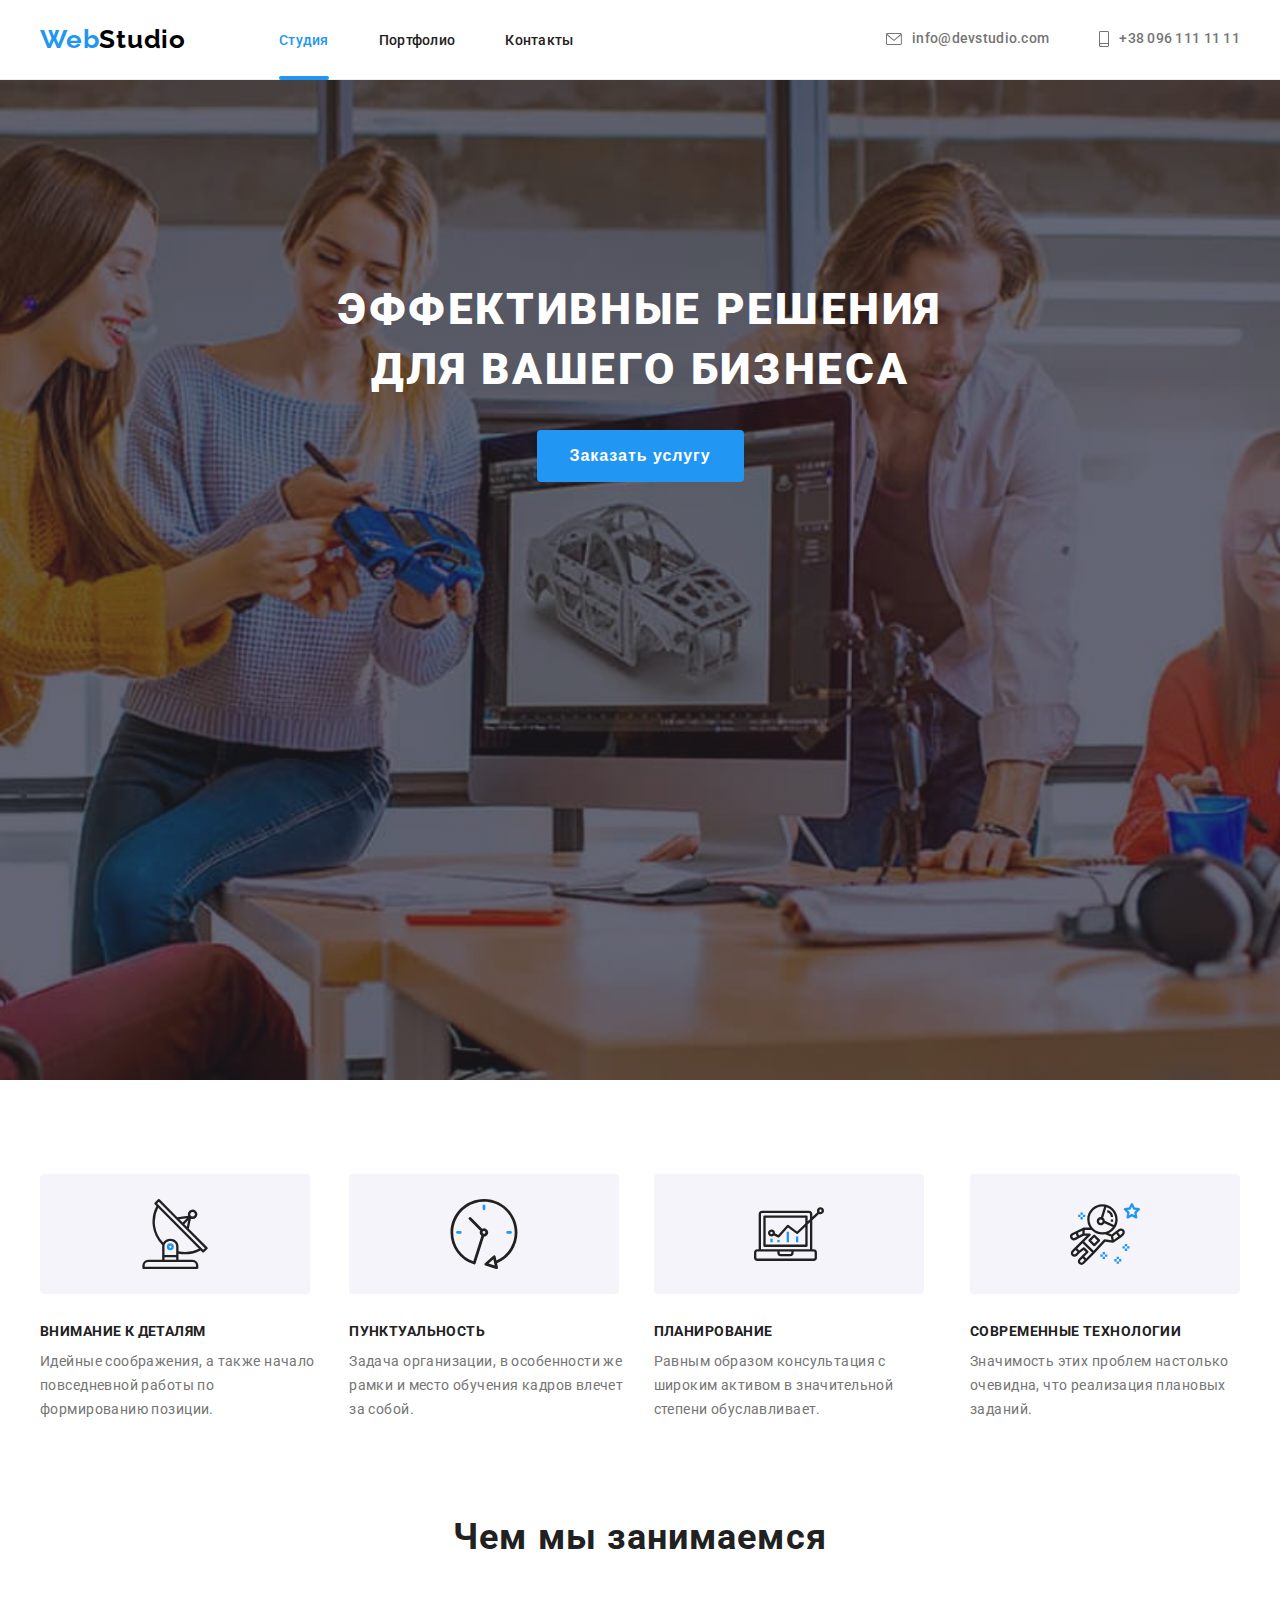
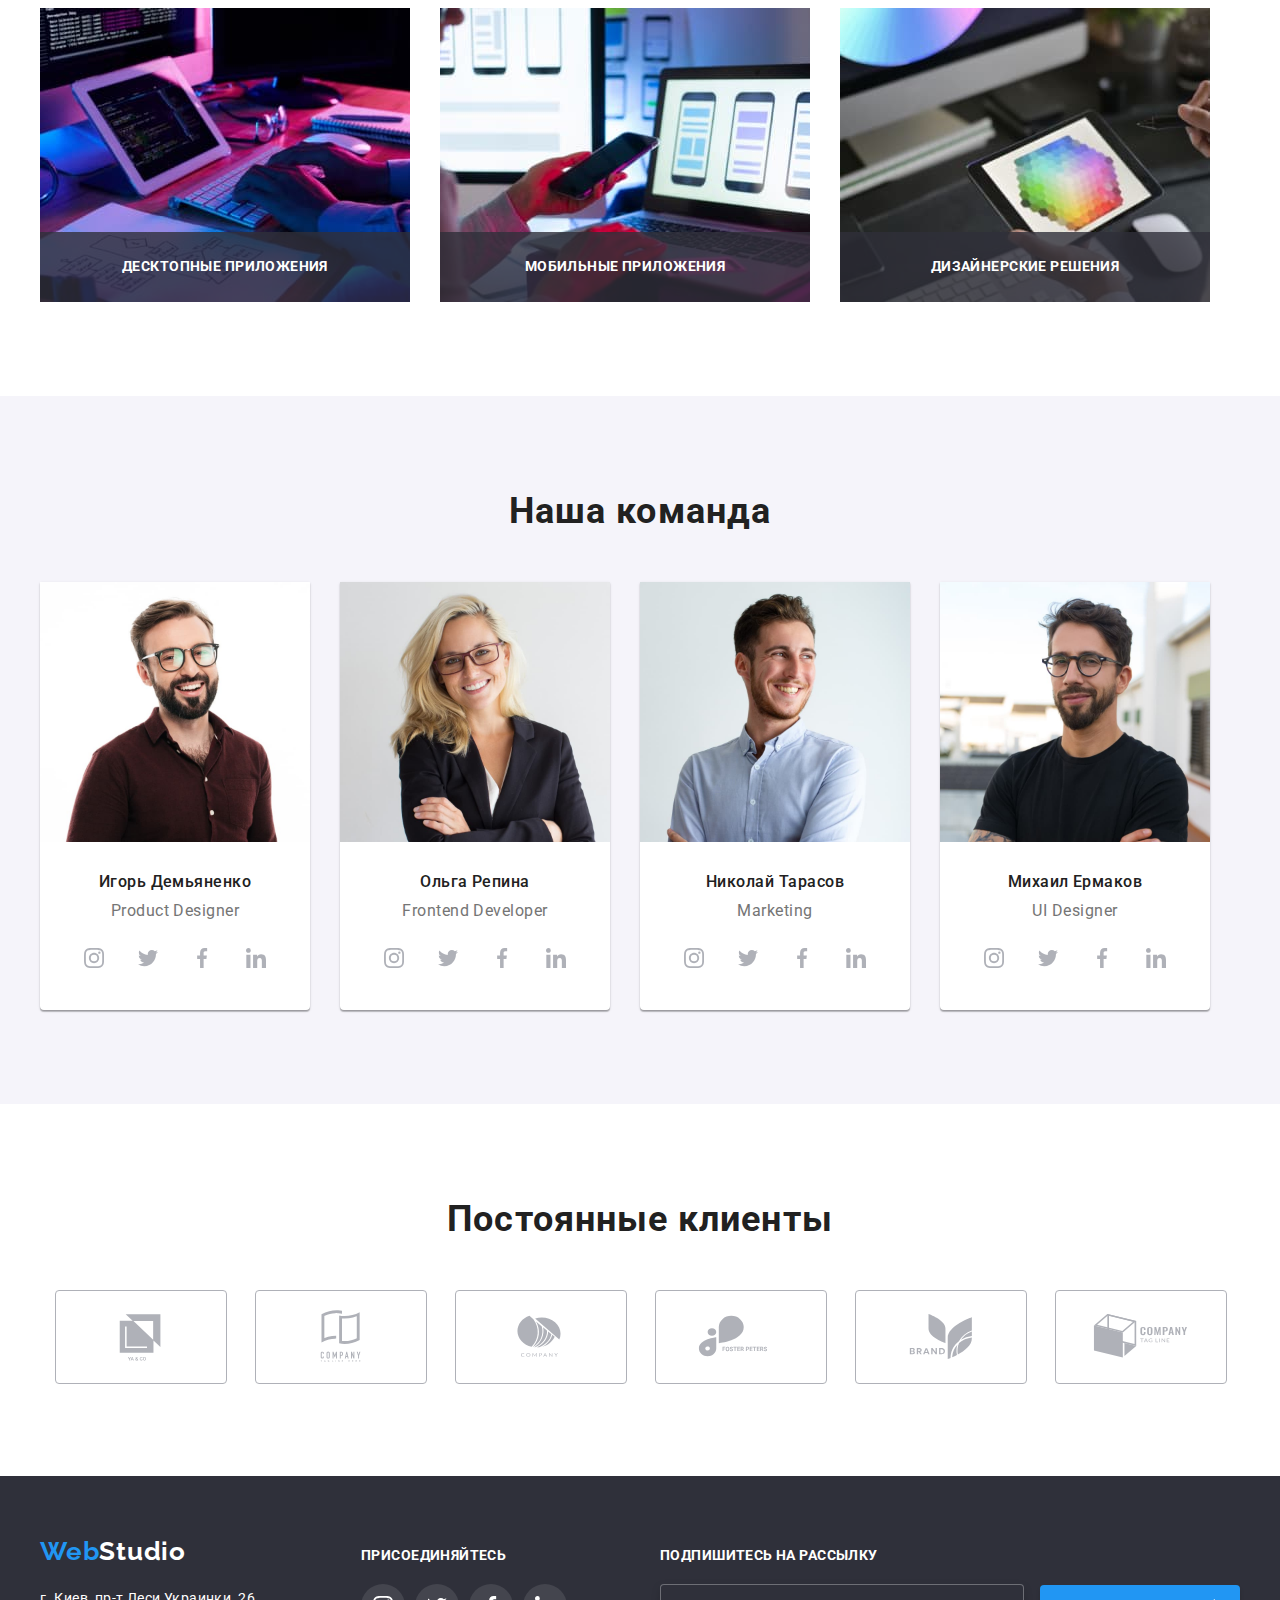
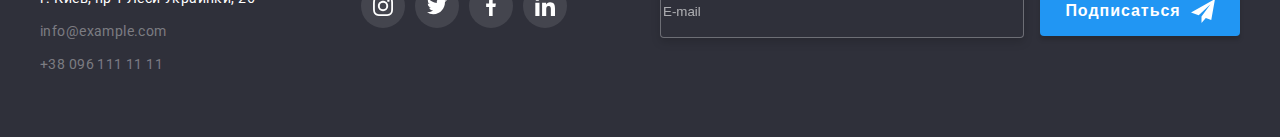
<file: index.html>
<!DOCTYPE html>
<html lang="ru">
<head>
  <meta charset="UTF-8">
  <meta http-equiv="X-UA-Compatible" content="IE=edge">
  <meta name="viewport" content="width=device-width, initial-scale=1.0">
  <title>Студия</title>
  <link rel="preconnect" href="https://fonts.googleapis.com">
  <link rel="preconnect" href="https://fonts.gstatic.com" crossorigin>
  <link href="https://fonts.googleapis.com/css2?family=Raleway:wght@700&family=Roboto:wght@400;500;700;900&display=swap"
    rel="stylesheet">
  <link rel="stylesheet" href="https://cdnjs.cloudflare.com/ajax/libs/modern-normalize/1.1.0/modern-normalize.min.css"
      integrity="sha512-wpPYUAdjBVSE4KJnH1VR1HeZfpl1ub8YT/NKx4PuQ5NmX2tKuGu6U/JRp5y+Y8XG2tV+wKQpNHVUX03MfMFn9Q=="
      crossorigin="anonymous" referrerpolicy="no-referrer" />
  <link rel="stylesheet" href="./css/styles.css">
</head>
<body>
  <!-- Header -->
<header class="page-header">
  <div class="container header-container">
    <nav class="header-navigation">
      <a class="logo link" href="./index.html" lang="en"> Web<span class="black">Studio</span> </a>
      <ul class="menu list">
        <li class="menu-item">
          <a class="menu-link link current" href="./index.html">Студия</a>
        </li>
        <li class="menu-item">
          <a class="menu-link link" href="./portfolio.html">Портфолио</a>
        </li>
        <li class="menu-item">
          <a class="menu-link link" href="#contacts">Контакты</a>
        </li>
      </ul>
    </nav>
    <ul class="contact-header list">
      <li class="contact-header-item">
        <a class="page-header-mail link" href="mailto:info@devstudio.com"> <svg class="icon-adress" width="16px"
            height="12px">
            <use class="icon-adress-item" href="./images/sprite-opt.svg#icon-mail"></use>
          </svg> info@devstudio.com</a>
      </li>
      <li class="contact-header-item">
        <a class="page-header-pohne link" href="tel:+380961111111"> <svg class="icon-adress" width="10px" height="16px">
            <use class="icon-adress-item" href="./images/sprite-opt.svg#icon-smartphone"></use>
          </svg> +38 096 111 11 11</a>
      </li>
    </ul>
  </div>
  
</header>
<main>
  <!-- hero -->
<section class="hero section">
  <div class="container">
    <h1 class="main-title">
    Эффективные решения для вашего бизнеса
    </h1>
  <button class="modal-btn" type="button" data-modal-open>Заказать услугу</button>
</div>
</section>
<!-- преимущества -->
<section class="benefits section">
  <div class="container">
    <h2 class="visually-hidden">Преимущества</h2>
      <ul class="benefit-list list">        
        <li class="benefit-list-item">
          <div class="icon-benefit">
            <svg class="icon-benefit-item" width="70px" height="70px">
              <use href="./images/sprite-opt.svg#icon-antenna-1"> </use>
            </svg>
          </div>
          <h3 class="benefit-title">ВНИМАНИЕ К ДЕТАЛЯМ</h3>
          <p class="benefit-description">Идейные соображения, а также начало повседневной работы по формированию позиции.</p>
        </li>
        <li class="benefit-list-item">
          <div class="icon-benefit">
            <svg class="icon-benefit-item" width="70px" height="70px">
              <use href="./images/sprite-opt.svg#icon-clock-1"> </use>
            </svg>
          </div>
          <h3 class="benefit-title">ПУНКТУАЛЬНОСТЬ</h3>
          <p class="benefit-description">Задача организации, в особенности же рамки и место обучения кадров влечет за собой.</p>
       </li>
       <li class="benefit-list-item">
        <div class="icon-benefit">
          <svg class="icon-benefit-item" width="70px" height="70px">
            <use href="./images/sprite-opt.svg#icon-diagram-1"> </use>
          </svg>
        </div>
         <h3 class="benefit-title">ПЛАНИРОВАНИЕ</h3>
         <p class="benefit-description">Равным образом консультация с широким активом в значительной степени обуславливает.</p>
       </li>
       <li class="benefit-list-item">
        <div class="icon-benefit">
          <svg class="icon-benefit-item" width="70px" height="70px">
            <use href="./images/sprite-opt.svg#icon-astronaut-1"> </use>
          </svg>
        </div>
         <h3 class="benefit-title">СОВРЕМЕННЫЕ ТЕХНОЛОГИИ</h3>
         <p class="benefit-description">Значимость этих проблем настолько очевидна, что реализация плановых заданий.</p>
       </li>
     </ul>
  </div>  
 </section>
<!-- чем мы занимаемся -->
<section class="section our-works">
  <div class="container">
    <h2 class="title">Чем мы занимаемся</h2>
    <ul class="works list">
      <li class="our-works-card">
        <div class="our-works-overlay">
          <p>десктопные приложения</p>
        </div>
        <img class="our-works-cards-images" src="./images/algoritm.jpg" alt="десктопные приложения" width="370" height="294">
      </li>
      <li class="our-works-card">
        <div class="our-works-overlay">
          <p>мобильные приложения</p>
        </div>
        <img class="our-works-cards-images" src="./images/mobile-app.jpg" alt="мобильные приложения" width="370" height="294">
      </li>
      <li class="our-works-card">
        <div class="our-works-overlay">
          <p>дизайнерские решения</p>
        </div>
        <img class="our-works-cards-images" src="./images/design.jpg" alt="дизайнерские решения" width="370" height="294">
      </li>
    </ul>
  </div>
</section>
<!-- наша команда -->
<section class="section our-team">
  <div class="container">
    <h2 class="title">Наша команда</h2>
    <ul class="cards list">
      <li class="our-team-card">
        <img class="our-team-card-image" src="./images/our-team/product-designer.jpg" alt="Игорь Демьяненко" width="270" height="260">
        <div class="our-team-content">
          <h3 class="our-team-title">Игорь Демьяненко</h3>
        <p class="our-team-description" lang="en">Product Designer</p>
        
          <ul class="social-list list">
            <li class="social-list-item">
              <a href="" class="social-list-item-link social-list-item-link-instagram">
                <svg class="social-list-icon" width="20" height="20">
                  <use href="./images/sprite-opt.svg#icon-instagram"></use>
                </svg>
              </a>
            </li>
            <li class="social-list-item">
              <a href="" class="social-list-item-link social-list-item-link-twitter">
                <svg class="social-list-icon" width="20" height="20">
                  <use href="./images/sprite-opt.svg#icon-twitter"></use>
                </svg>
              </a>
            </li>
            <li class="social-list-item">
              <a href="" class="social-list-item-link social-list-item-link-facebook">
                <svg class="social-list-icon" width="20" height="20">
                  <use href="./images/sprite-opt.svg#icon-facebook"></use>
                </svg>
              </a>
            </li>
            <li class="social-list-item">
              <a href="" class="social-list-item-link social-list-item-link-linkedin">
                <svg class="social-list-icon" width="20" height="20">
                  <use href="./images/sprite-opt.svg#icon-linkedin"></use>
                </svg>
              </a>
            </li>
          </ul>
        </div>
        
      </li>
      <li class="our-team-card">
        <img class="our-team-card-image" src="./images/our-team/frontend-developer.jpg" alt="Ольга Репина" width="270" height="260">
        <div class="our-team-content">
          <h3 class="our-team-title">Ольга Репина</h3>
        <p class="our-team-description" lang="en">Frontend Developer</p>
        
          <ul class="social-list list">
            <li class="social-list-item">
              <a href="" class="social-list-item-link social-list-item-link-instagram">
                <svg class="social-list-icon" width="20" height="20">
                  <use href="./images/sprite-opt.svg#icon-instagram"></use>
                </svg>
              </a>
            </li>
            <li class="social-list-item">
              <a href="" class="social-list-item-link social-list-item-link-twitter">
                <svg class="social-list-icon" width="20" height="20">
                  <use href="./images/sprite-opt.svg#icon-twitter"></use>
                </svg>
              </a>
            </li>
            <li class="social-list-item">
              <a href="" class="social-list-item-link social-list-item-link-facebook">
                <svg class="social-list-icon" width="20" height="20">
                  <use href="./images/sprite-opt.svg#icon-facebook"></use>
                </svg>
              </a>
            </li>
            <li class="social-list-item">
              <a href="" class="social-list-item-link social-list-item-link-linkedin">
                <svg class="social-list-icon" width="20" height="20">
                  <use href="./images/sprite-opt.svg#icon-linkedin"></use>
                </svg>
              </a>
            </li>
          </ul>
        </div>
        
      </li>
      <li class="our-team-card">
        <img class="our-team-card-image" src="./images/our-team/marketing.jpg" alt="Николай Тарасов" width="270" height="260">
        <div class="our-team-content">
          <h3 class="our-team-title">Николай Тарасов</h3>
        <p class="our-team-description" lang="en">Marketing</p>
        
          <ul class="social-list list">
            <li class="social-list-item">
              <a href="" class="social-list-item-link social-list-item-link-instagram">
                <svg class="social-list-icon" width="20" height="20">
                  <use href="./images/sprite-opt.svg#icon-instagram"></use>
                </svg>
              </a>
            </li>
            <li class="social-list-item">
              <a href="" class="social-list-item-link social-list-item-link-twitter">
                <svg class="social-list-icon" width="20" height="20">
                  <use href="./images/sprite-opt.svg#icon-twitter"></use>
                </svg>
              </a>
            </li>
            <li class="social-list-item">
              <a href="" class="social-list-item-link social-list-item-link-facebook">
                <svg class="social-list-icon" width="20" height="20">
                  <use href="./images/sprite-opt.svg#icon-facebook"></use>
                </svg>
              </a>
            </li>
            <li class="social-list-item">
              <a href="" class="social-list-item-link social-list-item-link-linkedin">
                <svg class="social-list-icon" width="20" height="20">
                  <use href="./images/sprite-opt.svg#icon-linkedin"></use>
                </svg>
              </a>
            </li>
          </ul>
        </div>
        
      </li>
      <li class="our-team-card">
        <img class="our-team-card-image" src="./images/our-team/ui-designer.jpg" alt="Михаил Ермаков" width="270" height="260">
        <div class="our-team-content">
          <h3 class="our-team-title">Михаил Ермаков</h3>
        <p class="our-team-description" lang="en">UI Designer</p>
        
          <ul class="social-list list">
            <li class="social-list-item">
              <a href="" class="social-list-item-link social-list-item-link-instagram">
                <svg class="social-list-icon" width="20" height="20">
                  <use href="./images/sprite-opt.svg#icon-instagram"></use>
                </svg>
              </a>
            </li>
            <li class="social-list-item">
              <a href="" class="social-list-item-link social-list-item-link-twitter">
                <svg class="social-list-icon" width="20" height="20">
                  <use href="./images/sprite-opt.svg#icon-twitter"></use>
                </svg>
              </a>
            </li>
            <li class="social-list-item">
              <a href="" class="social-list-item-link social-list-item-link-facebook">
                <svg class="social-list-icon" width="20" height="20">
                  <use href="./images/sprite-opt.svg#icon-facebook"></use>
                </svg>
              </a>
            </li>
            <li class="social-list-item">
              <a href="" class="social-list-item-link social-list-item-link-linkedin">
                <svg class="social-list-icon" width="20" height="20">
                  <use href="./images/sprite-opt.svg#icon-linkedin"></use>
                </svg>
              </a>
            </li>
          </ul>
        </div>        
      </li>
    </ul>
  </div>
  </section>
  <section class="section regular-customers">
    <div class="container">
      <h2 class="title">Постоянные клиенты</h2>
      <ul class="castomers-list list">
        <li class="castomers-list-item">
          <a href="" class="castomers-list-item-link">
            <svg class="castomers-list-icon" width="106" height="60">
              <use href="./images/sprite-opt.svg#icon-logo-1"></use>
            </svg>
          </a>
        </li>
        <li class="castomers-list-item">
          <a href="" class="castomers-list-item-link">
            <svg class="castomers-list-icon" width="106" height="60">
              <use href="./images/sprite-opt.svg#icon-logo-2"></use>
            </svg>
          </a>
        </li>
        <li class="castomers-list-item">
          <a href="" class="castomers-list-item-link">
            <svg class="castomers-list-icon" width="106" height="60">
              <use href="./images/sprite-opt.svg#icon-logo-3"></use>
            </svg>
          </a>
        </li>
        <li class="castomers-list-item">
          <a href="" class="castomers-list-item-link">
            <svg class="castomers-list-icon" width="106" height="60">
              <use href="./images/sprite-opt.svg#icon-logo-4"></use>
            </svg>
          </a>
        </li>
        <li class="castomers-list-item">
          <a href="" class="castomers-list-item-link">
            <svg class="castomers-list-icon" width="106" height="60">
              <use href="./images/sprite-opt.svg#icon-logo-5"></use>
            </svg>
          </a>
        </li>
        <li class="castomers-list-item">
          <a href="" class="castomers-list-item-link">
            <svg class="castomers-list-icon" width="106" height="60">
              <use href="./images/sprite-opt.svg#icon-logo-6"></use>
            </svg>
          </a>
        </li>
      </ul>
    </div>
  </section>
 </main> 
<footer class="page-footer">
  <div class="footer-container container">
  <div class="footer-leftside">
    <a class="logo-footer logo link" href="./index.html"> Web<span class="white">Studio</span></a>
    <address id="contacts">
      <ul class="contact-footer list">
        <li class="contact-footer-item">
          <a class="contact-footer-address link" href="https://goo.gl/maps/N3cb1Y7R8XNuQPWY6" target="_blank"
            rel="noopener noreferer">г. Киев, пр-т Леси Украинки, 26</a>
        </li>
        <li class="contact-footer-item">
          <a class="contact-footer-mail link" href="mailto:info@devstudio.com">info@example.com</a>
        </li>
        <li class="contact-footer-item">
          <a class="contact-footer-phone link" href="tel:+380961111111">+38 096 111 11 11</a>
        </li>
      </ul>      
    </address>
  </div>  
  <div class="footer-rightside">
    <h2 class="footer-title">присоединяйтесь</h2>
    <ul class="social-list-footer list">
      <li class="social-list-item">
        <a href="" class="social-list-item-link-footer social-list-item-link-instagram">
          <svg class="social-list-icon" width="20" height="20">
            <use href="./images/sprite-opt.svg#icon-instagram"></use>
          </svg>
        </a>
      </li>
      <li class="social-list-item">
        <a href="" class="social-list-item-link-footer social-list-item-link-twitter">
          <svg class="social-list-icon" width="20" height="20">
            <use href="./images/sprite-opt.svg#icon-twitter"></use>
          </svg>
        </a>
      </li>
      <li class="social-list-item">
        <a href="" class="social-list-item-link-footer social-list-item-link-facebook">
          <svg class="social-list-icon" width="20" height="20">
            <use href="./images/sprite-opt.svg#icon-facebook"></use>
          </svg>
        </a>
      </li>
      <li class="social-list-item">
        <a href="" class="social-list-item-link-footer social-list-item-link-linkedin">
          <svg class="social-list-icon" width="20" height="20">
            <use href="./images/sprite-opt.svg#icon-linkedin"></use>
          </svg>
        </a>
      </li>
    </ul>
  </div>
  <form class="footer-form">
    <p class="footer-form-description">подпишитесь на рассылку</p>
    <label  class="footer-form-field" for="email">
      <input 
      class="footer-form-input" 
      type="email" 
      name="email" 
      id="email" 
      placeholder="E-mail">
    </label>
    <button class="footer-form-button" type="submit">Подписаться
      <svg class="footer-form-submit-icon" width="24" height="24">
        <use href="./images/sprite-opt.svg#icon-icon-send"></use>
      </svg>  
    </button>
  </form>
  </div>
</footer>

<div class="backdrop is-hidden" data-modal>
  <div class="modal">
    <button type="button" class="modal-close-btn" data-modal-close>
      <svg class="modal-close-btn-icon" width="18px" height="18px">
        <use href="./images/sprite-opt.svg#icon-close"></use>
      </svg>
    </button>
    <form class="modal-form">
      <p class="modal-form-description">Оставьте свои данные, мы вам перезвоним</p>
      <label class="modal-form-field" for="name">
        <span class="modal-form-field-key">Имя</span>  
        <span class="modal-form-input-wraper">
          <input class="modal-form-input" type="text" name="user-name" id="name" required pattern="[a-zA-Z]*" title="Andrew">
          <svg class="modal-form-icon" width="18px" height="18px">
            <use href="./images/sprite-opt.svg#icon-person-black"></use>
          </svg>
        </span>        
      </label>
      <label class="modal-form-field" for="phone">
        <span class="modal-form-field-key">Телефон</span> 
        <span class="modal-form-input-wraper">
          <input class="modal-form-input" type="tel" name="user-phone" id="phone" required
            pattern="[0-9]{3}-[0-9]{3}-[0-9]{2}-[0-9]{2}" title="xxx-xxx-xx-xx">
            <svg class="modal-form-icon" width="18px" height="18px">
              <use href="./images/sprite-opt.svg#icon-phone-black"></use>
            </svg>
        </span>        
      </label>
      <label class="modal-form-field" for="email-modal">
        <span class="modal-form-field-key">Почта</span>
        <span class="modal-form-input-wraper">
          <input class="modal-form-input" type="email" name="user-email" id="email-modal" required>
          <svg class="modal-form-icon" width="18px" height="18px">
            <use href="./images/sprite-opt.svg#icon-email-black"></use>
          </svg>
        </span>        
      </label>
      <label class="modal-form-field">
        <span class="modal-form-field-key">Комментарий</span>        
        <textarea 
        class="modal-form-message" 
        name="user-message" 
        placeholder="Введите текст"
         ></textarea>
      </label>
      <input type="checkbox" class="modal-form-checkbox visually-hidden" id="checkbox-policy" name="user-policy">
      <label class="modal-form-checkbox-label" for="checkbox-policy">Соглашаюсь с рассылкой и принимаю&nbsp; <a class="modal-form-policy" href="">Условия договора</a> </label>
      <button class="mobal-form-button" type="submit">Отправить</button>
    </form>
  </div>
</div>
<script src="./js/modal.js"></script>
 </body>
</html>
</file>
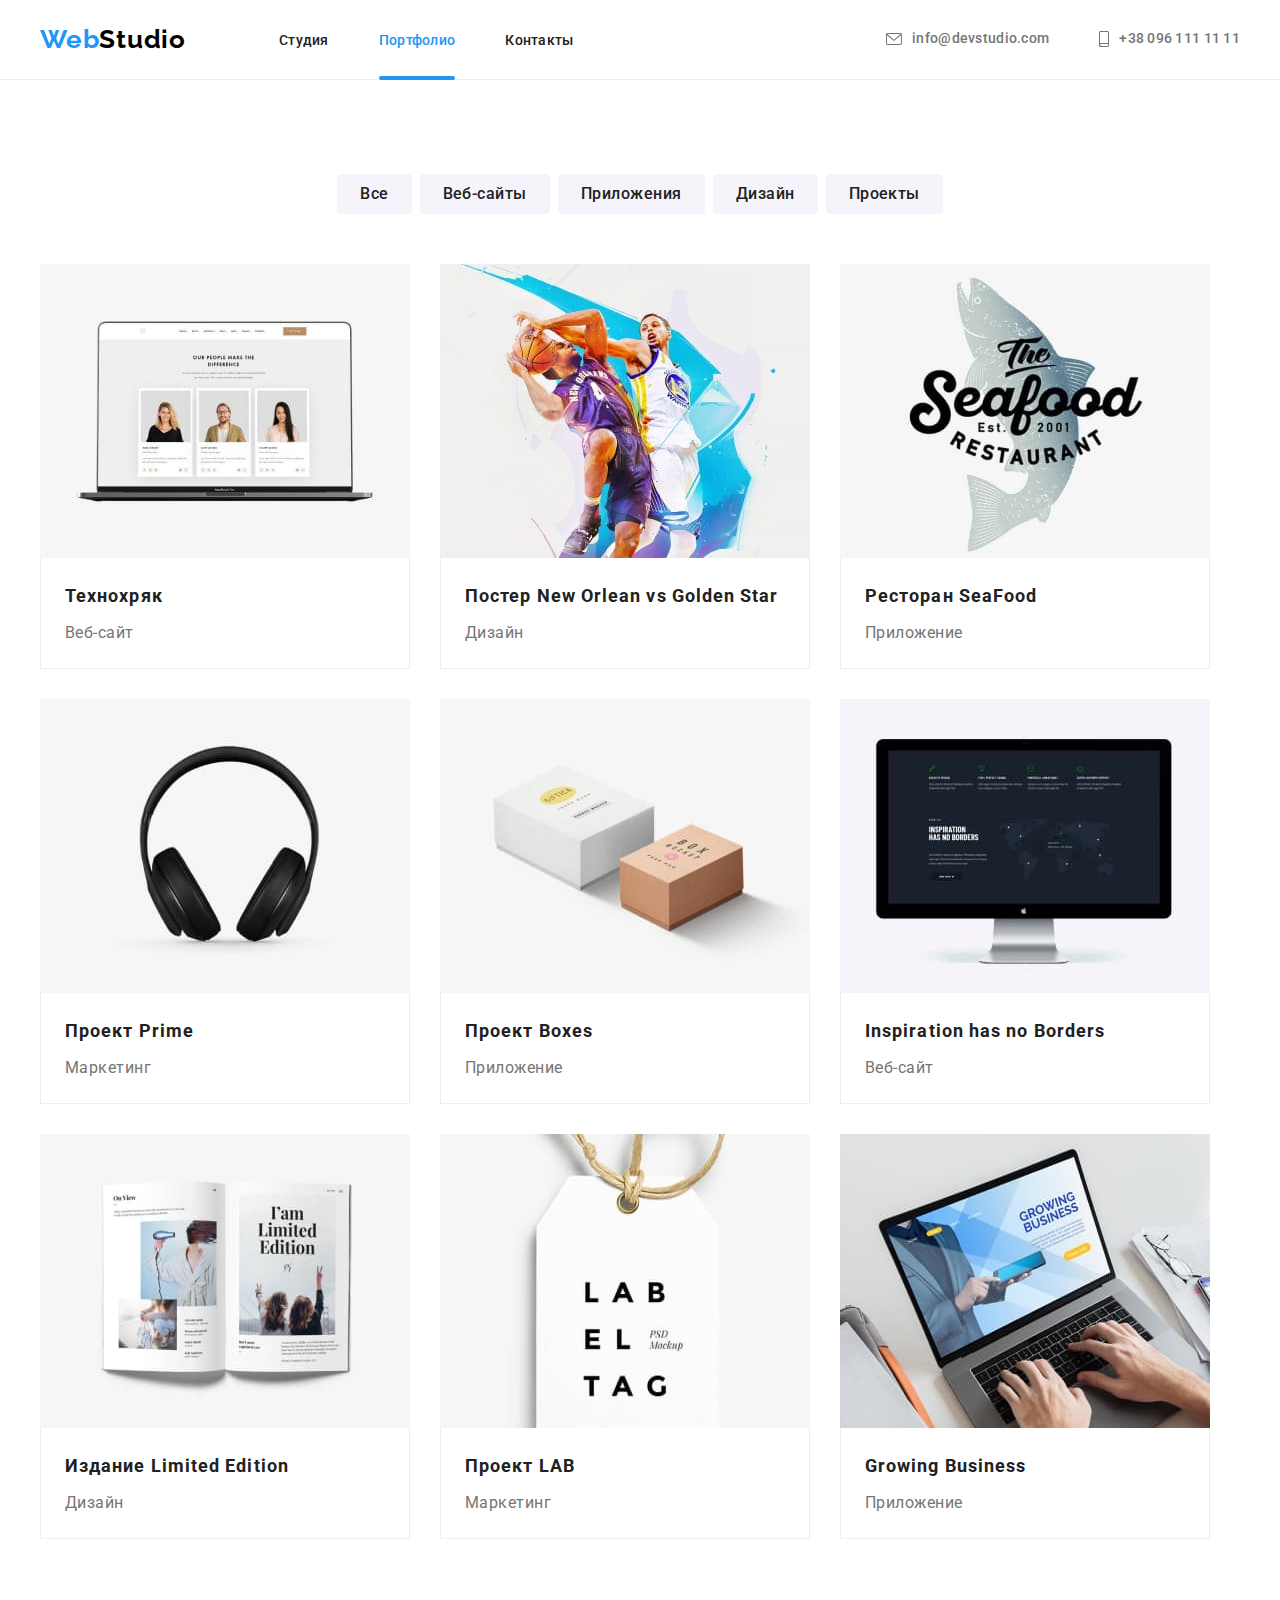
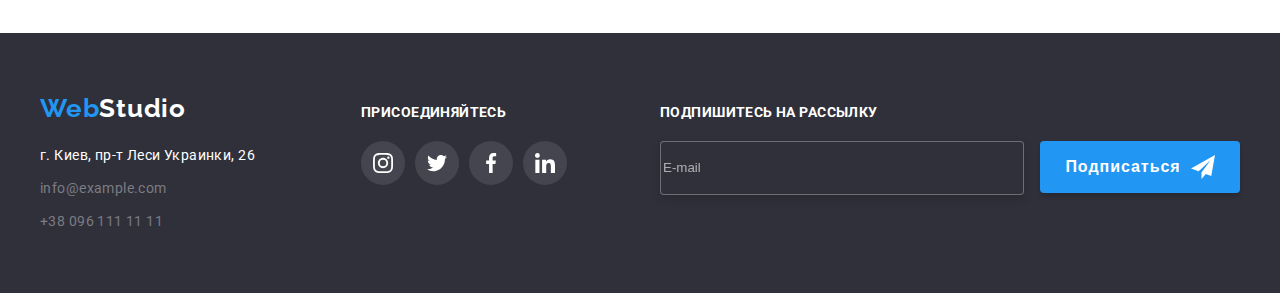
<file: portfolio.html>
<!DOCTYPE html>
<html lang="ru">
<head>
    <meta charset="UTF-8">
    <meta http-equiv="X-UA-Compatible" content="IE=edge">
    <meta name="viewport" content="width=device-width, initial-scale=1.0">
    <title>Портфолио</title>
    <link rel="preconnect" href="https://fonts.googleapis.com">
    <link rel="preconnect" href="https://fonts.gstatic.com" crossorigin>
    <link href="https://fonts.googleapis.com/css2?family=Raleway:wght@700&family=Roboto:wght@400;500;700;900&display=swap"
        rel="stylesheet">
        <link rel="stylesheet" href="https://cdnjs.cloudflare.com/ajax/libs/modern-normalize/1.1.0/modern-normalize.min.css"
            integrity="sha512-wpPYUAdjBVSE4KJnH1VR1HeZfpl1ub8YT/NKx4PuQ5NmX2tKuGu6U/JRp5y+Y8XG2tV+wKQpNHVUX03MfMFn9Q=="
            crossorigin="anonymous" referrerpolicy="no-referrer" />
    <link rel="stylesheet" href="./css/styles.css">
</head>
<body>
    <header class="page-header">
        <div class="container header-container">
            <nav class="header-navigation">
                <a class="logo link" href="./index.html" lang="en"> Web<span class="black">Studio</span> </a>
                <ul class="menu list">
                    <li class="menu-item">
                        <a class="menu-link link" href="./index.html">Студия</a>
                    </li>
                    <li class="menu-item">
                        <a class="menu-link link current" href="./portfolio.html">Портфолио</a>
                    </li>
                    <li class="menu-item">
                        <a class="menu-link link" href="#contacts">Контакты</a>
                    </li>
                </ul>
            </nav>
            <ul class="contact-header list">
                <li class="contact-header-item">
                    <a class="page-header-mail link" href="mailto:info@devstudio.com"> <svg class="icon-adress" width="16px"
                            height="12px">
                            <use class="icon-adress-item" href="./images/sprite-opt.svg#icon-mail"></use>
                        </svg> info@devstudio.com</a>
                </li>
                <li class="contact-header-item">
                    <a class="page-header-pohne link" href="tel:+380961111111"> <svg class="icon-adress" width="10px" height="16px">
                            <use class="icon-adress-item" href="./images/sprite-opt.svg#icon-smartphone"></use>
                        </svg> +38 096 111 11 11</a>
                </li>
            </ul>
        </div>        
    </header>
    <main>
    <section class="section our-projects">
        <div class="container">
            <h1 class="visually-hidden">our projects</h1>
            <ul class="navigation-list list">
                <li class="navigation-list-item">
                    <button class="nav-button" type="button">Все</button>
                </li>
                <li class="navigation-list-item">
                    <button class="nav-button" type="button">Веб-сайты</button>
                </li>
                <li class="navigation-list-item">
                    <button class="nav-button" type="button">Приложения</button>
                </li>
                <li class="navigation-list-item">
                    <button class="nav-button" type="button">Дизайн</button>
                </li>
                <li class="navigation-list-item">
                    <button class="nav-button" type="button">Проекты</button>
                </li>
            </ul>
            <ul class="project-list list">
                <li class="project-list-item">
                    <a class="project-list-item-link link" href="#">
                        <div class="project-list-img-wrapper">
                            <img src="./images/projects/technochrak.jpg" alt="Технохряк" width="370" height="294">
                            <p class="project-list-overlay">Ресурс предлагает комплексные предложения с разным уровнем функционала и сервисов. Все это позволит посетителю получить
                            исчерпывающие сведения <br> о компании или частном лице.</p>
                        </div>                        
                        <div class="project-list-content">
                            <h2 class="project-title">Технохряк</h2>
                            <p class="project-description">Веб-сайт</p>
                        </div>
                    </a>                     
                </li>
                <li class="project-list-item">
                    <a class="project-list-item-link link" href="#">
                        <div class="project-list-img-wrapper">
                            <img src="./images/projects/poster-no-vs-gs.jpg" alt="Постер New Orlean vs Golden Star" width="370"
                        height="294">
                            <p class="project-list-overlay">Ресурс предлагает комплексные предложения с разным уровнем функционала и сервисов. Все
                             это позволит посетителю получить исчерпывающие сведения <br> о компании или частном лице.</p>
                        </div>                     
                    <div class="project-list-content">
                        <h2 class="project-title">Постер New Orlean vs Golden Star</h2>
                        <p class="project-description">Дизайн</p>
                     </div>
                    </a>
                </li>
                <li class="project-list-item">
                    <a class="project-list-item-link link" href="#">
                        <div class="project-list-img-wrapper">
                            <img src="./images/projects/restoran-seafood.jpg" alt="Ресторан SeaFood" width="370" height="294">
                            <p class="project-list-overlay">Ресурс предлагает комплексные предложения с разным уровнем функционала и сервисов.
                                Все это позволит посетителю получить исчерпывающие сведения <br> о компании или частном лице.</p>
                        </div>                    
                    <div class="project-list-content">
                         <h2 class="project-title">Ресторан SeaFood</h2>
                        <p class="project-description">Приложение</p>
                    </div>
                    </a>
                </li>
                <li class="project-list-item">
                    <a class="project-list-item-link link" href="#">
                        <div class="project-list-img-wrapper">
                            <img src="./images/projects/project-prime.jpg" alt="Проект Prime" width="370" height="294">
                            <p class="project-list-overlay">Ресурс предлагает комплексные предложения с разным уровнем функционала и сервисов.
                                Все это позволит посетителю получить исчерпывающие сведения <br> о компании или частном лице.</p>
                        </div>                    
                    <div class="project-list-content">
                        <h2 class="project-title">Проект Prime</h2>
                        <p class="project-description">Маркетинг</p>
                    </div>
                    </a>
                </li>
                <li class="project-list-item">
                    <a class="project-list-item-link link" href="#">
                        <div class="project-list-img-wrapper">
                            <img src="./images/projects/project-boxes.jpg" alt="Проект Boxes" width="370" height="294">
                            <p class="project-list-overlay">Ресурс предлагает комплексные предложения с разным уровнем функционала и сервисов.
                                Все это позволит посетителю получить исчерпывающие сведения <br> о компании или частном лице.</p>
                        </div>                    
                    <div class="project-list-content">
                        <h2 class="project-title">Проект Boxes</h2>
                        <p class="project-description">Приложение</p>
                    </div>
                    </a>
                </li>
                <li class="project-list-item">
                    <a class="project-list-item-link link" href="#">
                        <div class="project-list-img-wrapper">
                            <img src="./images/projects/inspiration-has-no-borders.jpg" alt="Inspiration has no Borders" width="370" height="294">
                            <p class="project-list-overlay">Ресурс предлагает комплексные предложения с разным уровнем функционала и сервисов.
                                Все это позволит посетителю получить исчерпывающие сведения <br> о компании или частном лице.</p>
                        </div>                    
                    <div class="project-list-content">
                        <h2 class="project-title" lang="en">Inspiration has no Borders</h2>
                        <p class="project-description">Веб-сайт</p>
                    </div>
                    </a>
                </li>
                <li class="project-list-item">
                    <a class="project-list-item-link link" href="#">
                        <div class="project-list-img-wrapper">
                            <img src="./images/projects/magazin-limited-edition.jpg" alt="Издание Limited Edition" width="370" height="294">
                            <p class="project-list-overlay">Ресурс предлагает комплексные предложения с разным уровнем функционала и сервисов.
                                Все это позволит посетителю получить исчерпывающие сведения <br> о компании или частном лице.</p>
                        </div>                    
                    <div class="project-list-content">
                        <h2 class="project-title">Издание Limited Edition</h2>
                        <p class="project-description">Дизайн</p>
                    </div>
                    </a>
                </li>
                <li class="project-list-item">
                    <a class="project-list-item-link link" href="#">
                        <div class="project-list-img-wrapper">
                            <img src="./images/projects/project-lab.jpg" alt="Проект LAB" width="370" height="294">
                            <p class="project-list-overlay">Ресурс предлагает комплексные предложения с разным уровнем функционала и сервисов.
                                Все это позволит посетителю получить исчерпывающие сведения <br> о компании или частном лице.</p>
                        </div>                    
                    <div class="project-list-content">
                        <h2 class="project-title">Проект LAB</h2>
                         <p class="project-description">Маркетинг</p>
                    </div>
                    </a>
                </li>
                <li class="project-list-item">
                    <a class="project-list-item-link link" href="#">
                        <div class="project-list-img-wrapper">
                            <img src="./images/projects/growing-business.jpg" alt="Growing Business" width="370" height="294">
                            <p class="project-list-overlay">Ресурс предлагает комплексные предложения с разным уровнем функционала и сервисов.
                                Все это позволит посетителю получить исчерпывающие сведения <br> о компании или частном лице.</p>
                        </div>                    
                    <div class="project-list-content">
                        <h2 class="project-title" lang="en">Growing Business</h2>
                         <p class="project-description">Приложение</p>
                    </div>
                    </a>
                </li>
            </ul>
            </div>               
    </section> 
    </main>    
    <footer class="page-footer">
        <div class="footer-container container">
            <div class="footer-leftside">
                <a class="logo-footer logo link" href="./index.html"> Web<span class="white">Studio</span></a>
                <address id="contacts">
                    <ul class="contact-footer list">
                        <li class="contact-footer-item">
                            <a class="contact-footer-address link" href="https://goo.gl/maps/N3cb1Y7R8XNuQPWY6"
                                target="_blank" rel="noopener noreferer">г. Киев, пр-т Леси Украинки, 26</a>
                        </li>
                        <li class="contact-footer-item">
                            <a class="contact-footer-mail link" href="mailto:info@devstudio.com">info@example.com</a>
                        </li>
                        <li class="contact-footer-item">
                            <a class="contact-footer-phone link" href="tel:+380961111111">+38 096 111 11 11</a>
                        </li>
                    </ul>
                </address>
            </div>
            <div class="footer-rightside">
                <h2 class="footer-title">присоединяйтесь</h2>
                <ul class="social-list-footer list">
                    <li class="social-list-item">
                        <a href="" class="social-list-item-link-footer social-list-item-link-instagram">
                            <svg class="social-list-icon" width="20" height="20">
                                <use href="./images/sprite-opt.svg#icon-instagram"></use>
                            </svg>
                        </a>
                    </li>
                    <li class="social-list-item">
                        <a href="" class="social-list-item-link-footer social-list-item-link-twitter">
                            <svg class="social-list-icon" width="20" height="20">
                                <use href="./images/sprite-opt.svg#icon-twitter"></use>
                            </svg>
                        </a>
                    </li>
                    <li class="social-list-item">
                        <a href="" class="social-list-item-link-footer social-list-item-link-facebook">
                            <svg class="social-list-icon" width="20" height="20">
                                <use href="./images/sprite-opt.svg#icon-facebook"></use>
                            </svg>
                        </a>
                    </li>
                    <li class="social-list-item">
                        <a href="" class="social-list-item-link-footer social-list-item-link-linkedin">
                            <svg class="social-list-icon" width="20" height="20">
                                <use href="./images/sprite-opt.svg#icon-linkedin"></use>
                            </svg>
                        </a>
                    </li>
                </ul>
            </div>
            <form class="footer-form">
                <p class="footer-form-description">подпишитесь на рассылку</p>
                <label class="footer-form-field" for="email">
                    <input class="footer-form-input" type="email" name="email" id="email" placeholder="E-mail">
                </label>
                <button class="footer-form-button" type="submit">Подписаться
                    <svg class="footer-form-submit-icon" width="24" height="24">
                        <use href="./images/sprite-opt.svg#icon-icon-send"></use>
                    </svg>
                </button>
            </form>
        </div>
    </footer>
</body>
</html>
</file>
<file: css/styles.css>
h1,
h2,
h3,
h4,
h5,
h6,
p {
    margin-top: 0;
    margin-bottom: 0;
}

ul,
ol {
    margin-top: 0;
    margin-bottom: 0;
    padding-left: 0;
}

img {
    display: block;
}

:root {
    --primary-font: 'Roboto', sans-serif;
    --secondary-font: 'Raleway', sans-serif;
    --accent-color: #2196F3;
    --primary-font-color: #212121;
    --secondary-font-color: #757575;
    --main-background-color: #2F303A;
    --primary-color: #ffffff;
}

.list {
    list-style: none;
}

.link {
    text-decoration: none;
}

body {
    font-family: var(--primary-font);
    margin: 0;
}

/* ===============COMPONENTS================= */
.container {
    width: 1200px;
    padding-left: 15px;
    padding-right: 15px;
    margin-left: auto;
    margin-right: auto;
    margin-top: auto;
    margin-bottom: auto;
}

.section {
    padding-top: 94px;
    padding-bottom: 94px;

}

.title {
    font-weight: 700;
    font-size: 36px;
    line-height: 1.17;
    text-align: center;
    letter-spacing: 0.03em;
    color: var(--primary-font-color);

    margin-bottom: 50px;
}

.visually-hidden {
    position: absolute;
    width: 1px;
    height: 1px;
    margin: -1px;
    border: 0;
    padding: 0;
    white-space: nowrap;
    clip-path: inset(100%);
    clip: rect(0 0 0 0);
    overflow: hidden;
}

/* ===============/COMPONENTS================= */

/* ===============HEADER================= */
.logo {
    font-family: var(--secondary-font);
    font-weight: 700;
    font-size: 26px;
    line-height: 1.19;
    letter-spacing: 0.03em;
    color: var(--accent-color);
}

.black {
    font-family: var(--secondary-font);
    font-weight: 700;
    font-size: 26px;
    line-height: 1.19;
    letter-spacing: 0.03em;
    color: #000000;
}

.white {
    font-family: var(--secondary-font);
    font-weight: 700;
    font-size: 26px;
    line-height: 1.19;
    letter-spacing: 0.03em;
    color: var(--primary-color);
}

.header-container {
    display: flex;
    align-items: center;
    padding-top: 24px;
    padding-bottom: 24px;
}

.header-navigation {
    display: flex;
}

.menu {
    display: flex;
    align-items: center;
    margin-left: 93px;
}

.contact-header {
    display: flex;
    margin-left: auto;
}

.page-header {
    border-bottom: 1px solid #ECECEC;
}

.contact-header-item:not(:last-child) {
    margin-right: 50px;
}

.menu-item:not(:last-child) {
    margin-right: 50px;
}

.menu-item {
    position: relative;
}

.menu-link {
    font-weight: 500;
    font-size: 14px;
    line-height: 1.14;
    letter-spacing: 0.02em;
    color: var(--primary-font-color);
    transition: color 250ms cubic-bezier(0.4, 0, 0.2, 1);
}

.menu-link:hover,
.menu-link:focus {
    color: var(--accent-color);
}

.menu .menu-link.current {
    color: var(--accent-color);
}

.menu-link.current::after {
    content: '';
    display: block;
    width: 100%;
    height: 4px;
    border-radius: 2px;
    position: absolute;
    top: 46px;
    background-color: #2196F3;
}

.page-header-pohne,
.page-header-mail {
    display: flex;
    align-items: center;
    font-weight: 500;
    font-size: 14px;
    line-height: 1.14;
    letter-spacing: 0.02em;
    color: var(--secondary-font-color);
    transition: color 250ms cubic-bezier(0.4, 0, 0.2, 1);
}

.page-header-pohne:hover,
.page-header-pohne:focus,
.page-header-mail:hover,
.page-header-mail:focus {
    color: var(--accent-color);
}

.icon-adress {
    margin-right: 10px;
    fill: #757575;
    transition: fill 250ms cubic-bezier(0.4, 0, 0.2, 1);
}

.page-header-pohne:hover .icon-adress,
.page-header-pohne:focus .icon-adress,
.page-header-mail:hover .icon-adress,
.page-header-mail:focus .icon-adress {
    fill: var(--accent-color);
}

/* ===============/HEADER================= */

/* ================HERO=================== */
.modal-btn {
    padding: 10px 32px;
    min-width: 200px;
    border: 1px solid transparent;
    border-radius: 4px;

    font-weight: 700;
    font-size: 16px;
    line-height: 1.87;
    letter-spacing: 0.06em;
    background-color: var(--accent-color);
    color: var(--primary-color);
    text-align: center;
    transition: background-color 250ms cubic-bezier(0.4, 0, 0.2, 1);

    cursor: pointer;
}

.modal-btn:hover,
.modal-btn:focus {
    background-color: #188CE8;
}

.hero {
    height: 600px;
    max-width: 1600px;
    background-image: linear-gradient(to right,
            rgba(47, 48, 58, 0.4), rgba(47, 48, 58, 0.4)),
        url("../images/hero-Img.jpg");
    background-color: var(--main-background-color);
    background-size: cover;
    background-repeat: no-repeat;
    background-position: center;
    margin-left: auto;
    margin-right: auto;
    padding-top: 200px;
    padding-bottom: 200px;
    text-align: center;
}

.main-title {
    width: 696px;
    height: 120px;
    font-weight: 900;
    font-size: 44px;
    line-height: 1.36;
    text-align: center;
    letter-spacing: 0.06em;
    text-transform: uppercase;
    color: var(--primary-color);
    margin-left: auto;
    margin-right: auto;
    margin-bottom: 30px;
}

/* ================/HERO=================== */

/* ==============BENEFITS================= */

.benefit-title {
    font-weight: 700;
    font-size: 14px;
    line-height: 1.14;
    letter-spacing: 0.03em;
    text-transform: uppercase;
    color: var(--primary-font-color);
    margin-bottom: 10px;
    margin-top: 30px;
}

.benefit-description {
    font-size: 14px;
    line-height: 1.71;
    letter-spacing: 0.03em;
    color: var(--secondary-font-color);
}

.benefit-list {
    display: flex;
}

.benefit-list-item:not(:last-child) {
    margin-right: 30px;
}

.icon-benefit {
    width: 270px;
    height: 120px;
    display: flex;
    align-items: center;
    justify-content: center;
    border-radius: 4px;
    background-color: #F5F4FA;
}

/* ==============/BENEFITS================= */

/* ==============OUR TEAM================= */
.our-team-title {
    font-weight: 500;
    font-size: 16px;
    line-height: 1.19;
    text-align: center;
    letter-spacing: 0.03em;
    color: var(--primary-font-color);

    margin-bottom: 10px;
}

.our-team-content {
    padding-top: 30px;
    padding-bottom: 30px;
}

.our-team-description {
    font-size: 16px;
    line-height: 1.19;
    text-align: center;
    letter-spacing: 0.03em;
    color: var(--secondary-font-color);
    margin-bottom: 16px;
}

.our-team {
    background-color: #F5F4FA;
}

.our-team-card {
    background-color: var(--primary-color);
    box-shadow: 0px 1px 3px rgba(0, 0, 0, 0.12),
        0px 1px 1px rgba(0, 0, 0, 0.14),
        0px 2px 1px rgba(0, 0, 0, 0.2);
    border-radius: 0px 0px 4px 4px;
}

.cards {
    display: flex;
    flex-wrap: wrap;
}

.our-team-card:not(:last-child) {
    margin-right: 30px;
}

.social-list {
    display: flex;
    justify-content: center;
}

.social-list-item-link {
    display: flex;
    align-items: center;
    justify-content: center;
    width: 44px;
    height: 44px;
    border-radius: 50%;
    fill: #AFB1B8;
    background-color: var(--primary-color);
    transition: background-color 250ms cubic-bezier(0.4, 0, 0.2, 1), fill 250ms cubic-bezier(0.4, 0, 0.2, 1);
}

.social-list-item:not(:last-child) {
    margin-right: 10px;
}

.social-list-item-link:hover .social-list-icon,
.social-list-item-link:focus .social-list-icon {
    fill: var(--primary-color);

}

.social-list-item-link:hover,
.social-list-item-link:focus {
    background-color: var(--accent-color);
}

/* =============/OUR TEAM=============== */

/* =============OUR WORKS=============== */

.our-works {
    padding-top: 0px;
}

.our-works-card:not(:last-child) {
    margin-right: 30px;
}

.our-works-card {
    position: relative;
}

.our-works-overlay {
    position: absolute;
    bottom: 0;
    width: 100%;
    height: 70px;
    background-color: rgba(47, 48, 58, 0.8);
    font-weight: 700;
    font-size: 14px;
    line-height: 1.14;
    letter-spacing: 0.03em;
    text-transform: uppercase;
    display: flex;
    align-items: center;
    justify-content: center;    

    color: #FFFFFF;
}

.works {
    display: flex;
    flex-wrap: wrap;
}

/* =============/OUR WORKS=============== */

/* ==========REGULAR CASTOMERS============ */
.castomers-list {
    display: flex;
    justify-content: center;
}

.castomers-list-item:not(:last-child) {
    margin-right: 30px;
}

.castomers-list-item {
    width: 170px;
    height: 92px;
}

.castomers-list-item-link {
    display: flex;
    align-items: center;
    justify-content: center;
    width: 100%;
    height: 100%;
    border: 1px solid #AFB1B8;
    border-radius: 4px;
    fill: #AFB1B8;
    background-color: var(--primary-color);
    transition: border 250ms cubic-bezier(0.4, 0, 0.2, 1);
}

.castomers-list-icon {
    transition: fill 250ms cubic-bezier(0.4, 0, 0.2, 1);
}

.castomers-list-item-link:hover .castomers-list-icon,
.castomers-list-item-link:focus .castomers-list-icon {
    fill: #2196F3;
}

.castomers-list-item-link:hover,
.castomers-list-item-link:focus {
    border: 1px solid var(--accent-color);
    border-radius: 4px;
}

/* ==========REGULAR CASTOMERS============ */


/* ==============FOOTER================= */
address {
    font-style: normal;
    font-weight: 400;
}

.page-footer {
    background-color: var(--main-background-color);
    padding-top: 60px;
    padding-bottom: 60px;
}

.contact-footer-address {
    font-size: 14px;
    line-height: 1.71;
    letter-spacing: 0.03em;
    color: var(--primary-color);
    transition: color 250ms cubic-bezier(0.4, 0, 0.2, 1);
}

.contact-footer-mail {
    font-size: 14px;
    line-height: 1.71;
    letter-spacing: 0.03em;
    color: #FFFFFF60;
    transition: color 250ms cubic-bezier(0.4, 0, 0.2, 1);
}

.contact-footer-phone {
    font-size: 14px;
    line-height: 1.71;
    letter-spacing: 0.03em;
    color: #FFFFFF60;
    transition: color 250ms cubic-bezier(0.4, 0, 0.2, 1);
}

.contact-footer-address:hover,
.contact-footer-address:focus,
.contact-footer-mail:hover,
.contact-footer-mail:focus,
.contact-footer-phone:hover,
.contact-footer-phone:focus {
    color: var(--accent-color);
}

.logo-footer {
    display: block;
    margin-bottom: 20px;
}

.contact-footer-item:not(:last-child) {
    margin-bottom: 9px;
}

.footer-container {
    display: flex;
    align-items: baseline;
    /* justify-content: space-between; */
}

.footer-leftside {
    margin-right: 70px;
    flex-grow: 1;
}
.footer-rightside {
    margin-right: 93px;
}

.footer-title {
    margin-bottom: 20px;
    font-size: 14px;
    line-height: 1.14;
    letter-spacing: 0.03em;
    text-transform: uppercase;
    color: var(--primary-color);
}

.social-list-footer {
    display: flex;
    justify-content: center;
}

.social-list-item-link-footer {
    display: flex;
    align-items: center;
    justify-content: center;
    width: 44px;
    height: 44px;
    border-radius: 50%;
    fill: var(--primary-color);
    background-color: rgba(255, 255, 255, 0.1);
    transition: background-color 250ms cubic-bezier(0.4, 0, 0.2, 1);
}

.social-list-item:not(:last-child) {
    margin-right: 10px;
}

.social-list-icon {
    transition: fill 250ms cubic-bezier(0.4, 0, 0.2, 1);
}

.social-list-item-link-footer:hover .social-list-icon,
.social-list-item-link-footer:focus .social-list-icon {
    fill: var(--primary-color);
}

.social-list-item-link-footer:hover,
.social-list-item-link-footer:focus {
    background-color: var(--accent-color);    
}

.footer-form {
    display: block;  
    justify-content: flex-end;  
}

.footer-form-description {
    font-family: 'Roboto';
    font-style: normal;
    font-weight: 700;
    font-size: 14px;
    line-height: 1.14;
    letter-spacing: 0.03em;
    margin-bottom: 20px;
    text-transform: uppercase;
    
    color: #FFFFFF;
}

.footer-form-input {
    width: 358px;
    height: 50px;
    border: 1px solid rgba(255, 255, 255, 0.3);
    filter: drop-shadow(0px 4px 4px rgba(0, 0, 0, 0.15));
    border-radius: 4px;
    background-color: #2F303A;    
    color: #FFFFFF;
    outline: none;
}
.footer-form-field {
    margin-right: 12px;
}

.footer-form-input::placeholder {
    color: rgba(255, 255, 255, 0.6);
}

.footer-form-button {
    display: inline-flex;
    align-items: center;
    min-width: 200px;
    align-self: center;
    font-weight: 700;
    font-size: 16px;
    line-height: 1.87;
    letter-spacing: 0.06em;
    padding-top: 10px;
    padding-bottom: 10px;
    border: 1px solid transparent;
    box-shadow: 0px 4px 4px rgba(0, 0, 0, 0.15);
    border-radius: 4px;
    background-color: var(--accent-color);
    color: var(--primary-color);    
    justify-content: center;
    transition: background-color 250ms cubic-bezier(0.4, 0, 0.2, 1);
    cursor: pointer;
}

.footer-form-button:hover,
.footer-form-button:focus {
    background-color: #188CE8;
}

.footer-form-submit-icon {
    margin-left: 10px;
}


/* ==============/FOOTER================= */

/* ==============PORTFOLIO================= */

.navigation-list {
    display: flex;
    margin-bottom: 50px;
    justify-content: center;
}

.our-projects {
    padding-top: 94px;
    padding-bottom: 94px;
}

.navigation-list-item:not(:last-child) {
    margin-right: 8px;
}

.nav-button {
    font-family: inherit;
    font-weight: 500;
    font-size: 16px;
    line-height: 1.63;
    letter-spacing: 0.03em;
    background-color: #F5F4FA;
    color: var(--primary-font-color);
    border-radius: 4px;
    border: 1px solid transparent;
    padding: 6px 22px;
    cursor: pointer;
    transition: color 250ms cubic-bezier(0.4, 0, 0.2, 1), background-color 250ms cubic-bezier(0.4, 0, 0.2, 1), box-shadow 250ms cubic-bezier(0.4, 0, 0.2, 1);
}

.nav-button:hover,
.nav-button:focus {
    color: var(--primary-color);
    background-color: var(--accent-color);
    box-shadow: 0px 3px 1px rgba(0, 0, 0, 0.1),
        0px 1px 2px rgba(0, 0, 0, 0.08),
        0px 2px 2px rgba(0, 0, 0, 0.12);
    border-radius: 4px;
}

.project-list {
    display: flex;
    flex-wrap: wrap;
}

.project-list-item:not(:nth-child(3n)) {
    margin-right: 30px;
}

.project-list-item:nth-child(-n+6) {
    margin-bottom: 30px;
}

.project-list-item-link {
    display: block;
    transition: box-shadow 250ms cubic-bezier(0.4, 0, 0.2, 1);
}

.project-list-item-link:hover,
.project-list-item-link:focus {
    box-shadow: 0px 1px 1px rgba(0, 0, 0, 0.12),
        0px 4px 4px rgba(0, 0, 0, 0.06),
        1px 4px 6px rgba(0, 0, 0, 0.16);
}

.project-list-content {
    padding-top: 20px;
    padding-bottom: 20px;
    padding-left: 24px;
    padding-right: 24px;
    border: 1px solid #EEEEEE;
    border-top: none;
}

.project-title {
    font-weight: 700;
    font-size: 18px;
    line-height: 2.0;
    letter-spacing: 0.06em;
    color: var(--primary-font-color);
    margin-bottom: 4px;
}

.project-description {
    font-size: 16px;
    line-height: 1.87;
    letter-spacing: 0.03em;
    color: var(--secondary-font-color);
}

.project-list-img-wrapper {
    position: relative;
    overflow: hidden;
}

.project-list-overlay {
    position: absolute;
    width: 100%;
    height: 100%;
    top: 0;
    left: 0;
    font-family: 'Roboto', sans-serif;
    font-style: normal;
    font-weight: 400;
    font-size: 18px;
    line-height: 1.56;
    letter-spacing: 0.03em;
    color: rgba(255, 255, 255, 0.9);
    background-color: rgba(33, 150, 243, 0.9);
    padding: 63px 24px;
    transform: translateY(100%);
    transition: transform 250ms cubic-bezier(0.4, 0, 0.2, 1);
}

.project-list-item-link:hover .project-list-overlay,
.project-list-item-link:focus .project-list-overlay {
    transform: translateY(0);
}

/* ==============/PORTFOLIO================= */

/* ==============BACKDROP================= */
.backdrop {
    position: fixed;
    top: 0;
    left: 0;
    width: 100%;
    height: 100%;
    background-color: rgba(0, 0, 0, 0.2);

    transition: opacity 250ms cubic-bezier(0.4, 0, 0.2, 1), visibility 250ms cubic-bezier(0.4, 0, 0.2, 1);
}

.is-hidden {
    opacity: 0;
    visibility: hidden;
    pointer-events: none;
}

.modal {
    position: absolute;
    top: 50%;
    left: 50%;
    transform: translate(-50%, -50%);
    width: 528px;
    height: 581px;
    padding: 40px;
    background-color: #FFFFFF;
    box-shadow: 0px 1px 3px rgba(0, 0, 0, 0.12),
        0px 1px 1px rgba(0, 0, 0, 0.14),
        0px 2px 1px rgba(0, 0, 0, 0.2);
    border-radius: 4px;
}

.modal-close-btn {
    position: absolute;
    top: 8px;
    right: 8px;
    display: flex;
    align-items: center;
    justify-content: center;
    width: 30px;
    height: 30px;
    padding: 0;
    border: 1px solid rgba(0, 0, 0, 0.1);
    border-radius: 50%;
    background-color: transparent;
    transition: fill 250ms cubic-bezier(0.4, 0, 0.2, 1);

    cursor: pointer;
}

.modal-close-btn:hover,
.modal-close-btn:focus {
    fill: var(--accent-color);
}


.modal-form {
    display: flex;
    flex-direction: column;
}

.modal-form-input {
    width: 100%;
    height: 40px;
    border: 1px solid rgba(33, 33, 33, 0.2);
    border-radius: 4px;    
    padding-left: 42px;    
    transition: border-color 250ms cubic-bezier(0.4, 0, 0.2, 1);
}

.modal-form-input:focus {
    outline: none;
    border-color: var(--accent-color);
}

.modal-form-input:focus + .modal-form-icon {
    fill: var(--accent-color);
}

.modal-form-field-key {
    display: block;
    margin-bottom: 4px;
    font-size: 12px;
    line-height: 1.17;    
    letter-spacing: 0.01em;
    color: #757575;
}

.modal-form-field {
    margin-bottom: 20px;
}

 .modal-form-description {  
     margin-bottom: 12px;  
    font-weight: 700;
    font-size: 20px;
    line-height: 1.15;
    text-align: center;
    letter-spacing: 0.03em;
    
    color: #212121;
 }

 .modal-form-input-wraper {
     position: relative;
 }

.modal-form-icon {
    display: block;
    position: absolute;
    top: 50%;
    left: 12px;
    transform: translateY(-50%);
    transition: fill 250ms cubic-bezier(0.4, 0, 0.2, 1);
}

.modal-form-message {
    display: block;
    width: 100%;
    height: 120px;
    border: 1px solid rgba(33, 33, 33, 0.2);
    border-radius: 4px;
    resize: none;
    padding: 12px 16px;
    transition: border-color 250ms cubic-bezier(0.4, 0, 0.2, 1);
}

.modal-form-message:focus {
    outline: none;
    border-color: var(--accent-color);
}

.modal-form-message::placeholder {
    font-size: 14px;
    line-height: 1.14;
    letter-spacing: 0.01em;
    
    color: rgba(117, 117, 117, 0.5);
}

.modal-form-checkbox-label::before {
    display: block;
    width: 16px;
    height: 15px;
    border: 1px solid rgba(33, 33, 33, 1);
    border-radius: 2px;
    margin-right: 7px;
    content: '';
    cursor: pointer;
}

.modal-form-checkbox-label {
    display: flex;
    align-items: center;
    justify-content: center;
    font-size: 14px;
    line-height: 1.71;
    margin-bottom: 30px;
    color: #757575;
}

.modal-form-checkbox:checked + .modal-form-checkbox-label::before {
    background-size: contain;
    background-origin: border-box;
    border-color: #2196F3;
    background-repeat: no-repeat;
    background-position: center;
    background-image: url(../images/icon-check.svg);
}

.modal-form-checkbox:focus + .modal-form-checkbox-label::before {
    outline: 2px solid --accent-color;
}

.modal-form-policy {
    color: var(--accent-color);
}

.mobal-form-button {
    min-width: 200px;
    align-self: center; 
    font-weight: 700;
    font-size: 16px;
    line-height: 1.87;
    letter-spacing: 0.06em;
    padding: 10px 55px;    
    border: 1px solid transparent;
    box-shadow: 0px 4px 4px rgba(0, 0, 0, 0.15);
    border-radius: 4px;    
    background-color: var(--accent-color);
    color: var(--primary-color);
    text-align: center;
    justify-content: center;
    transition: background-color 250ms cubic-bezier(0.4, 0, 0.2, 1); 
    cursor: pointer;
}

.mobal-form-button:hover,
.mobal-form-button:focus {
    background-color: #188CE8;
}

/* ==============/BACKDROP================= */
</file>
